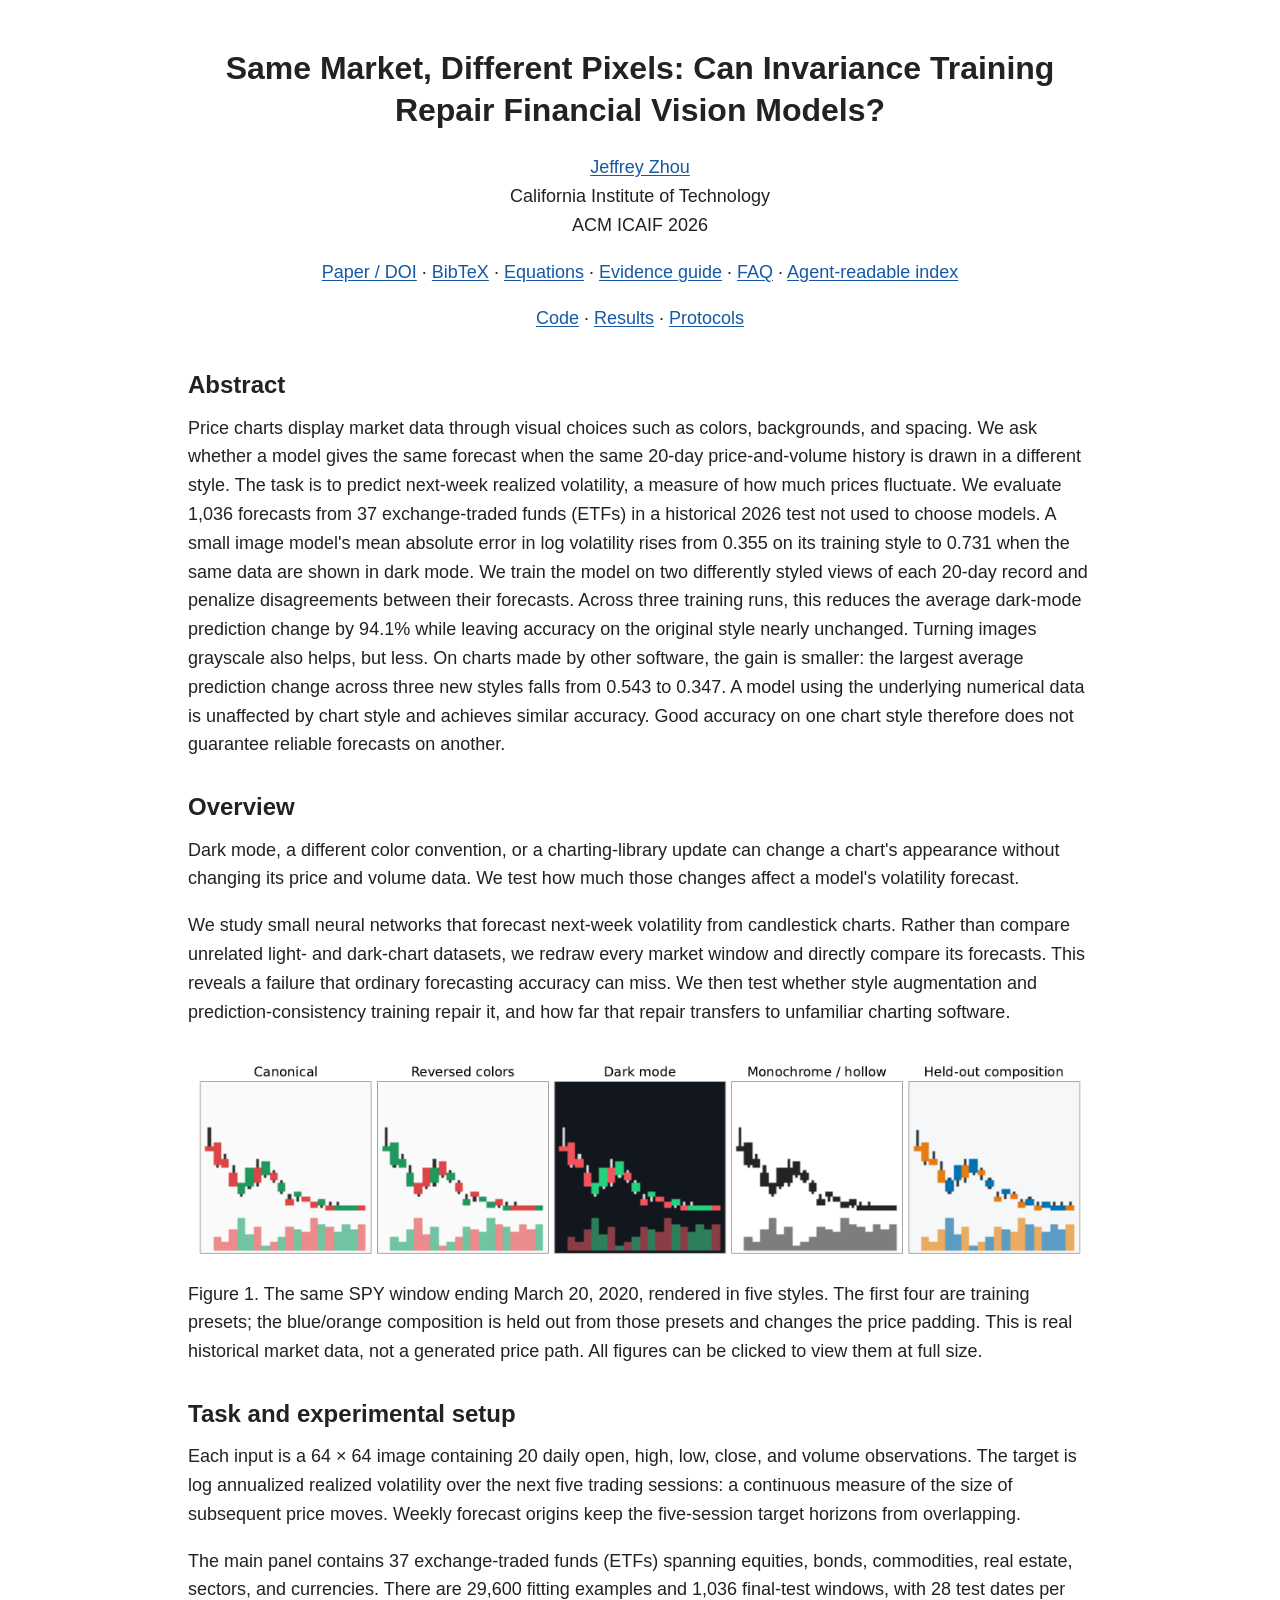
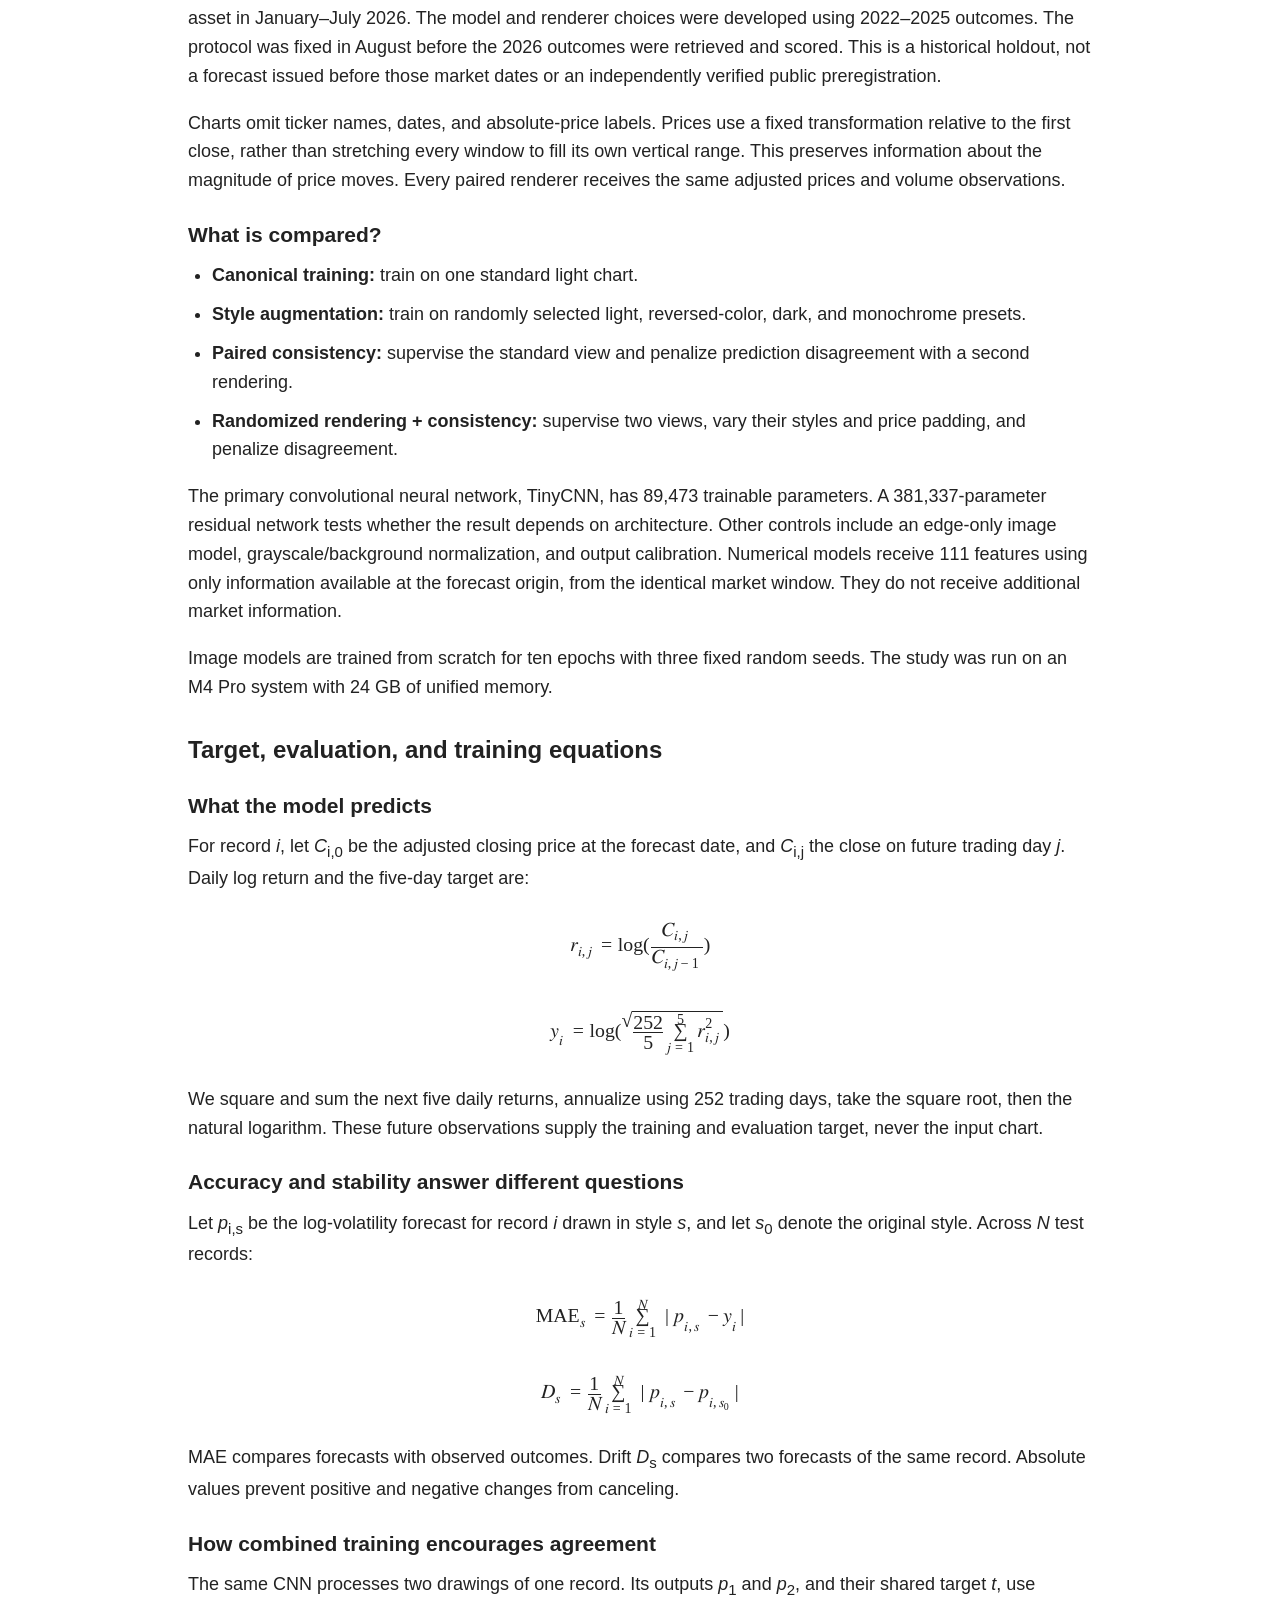
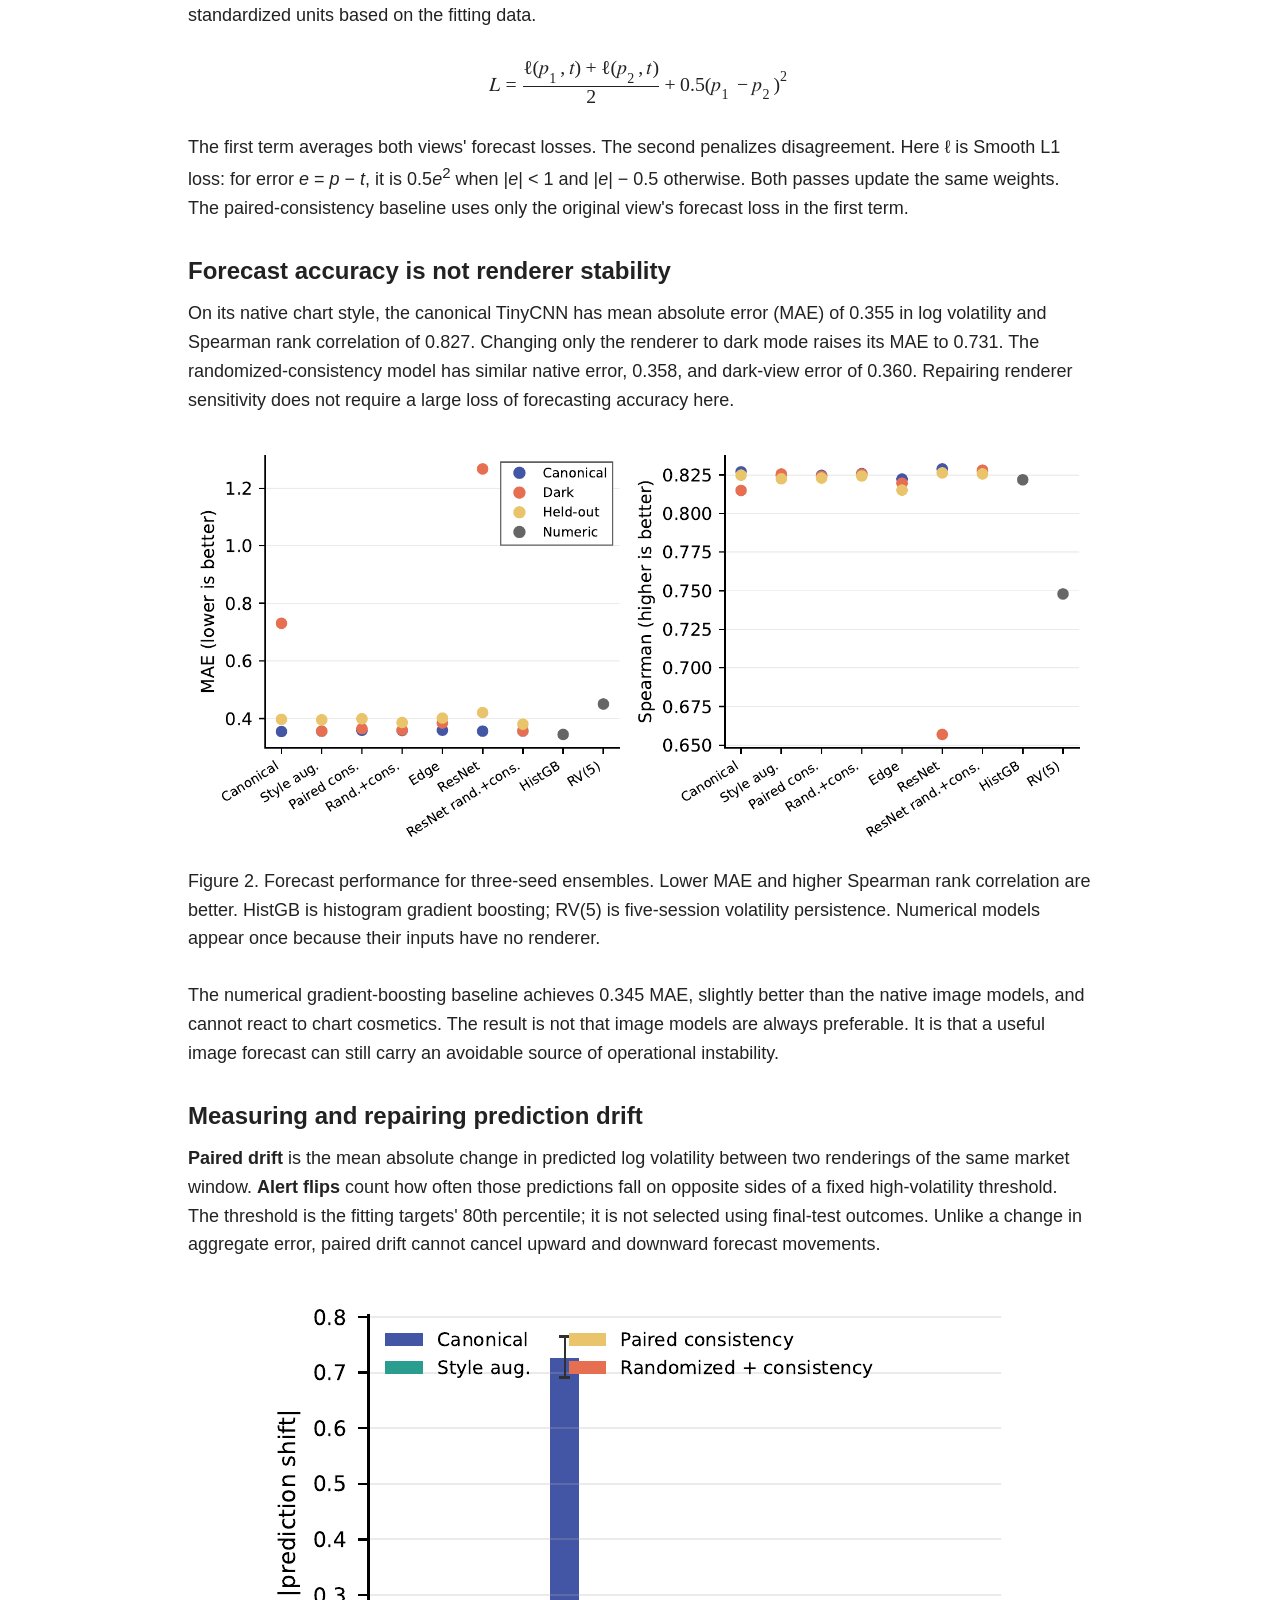
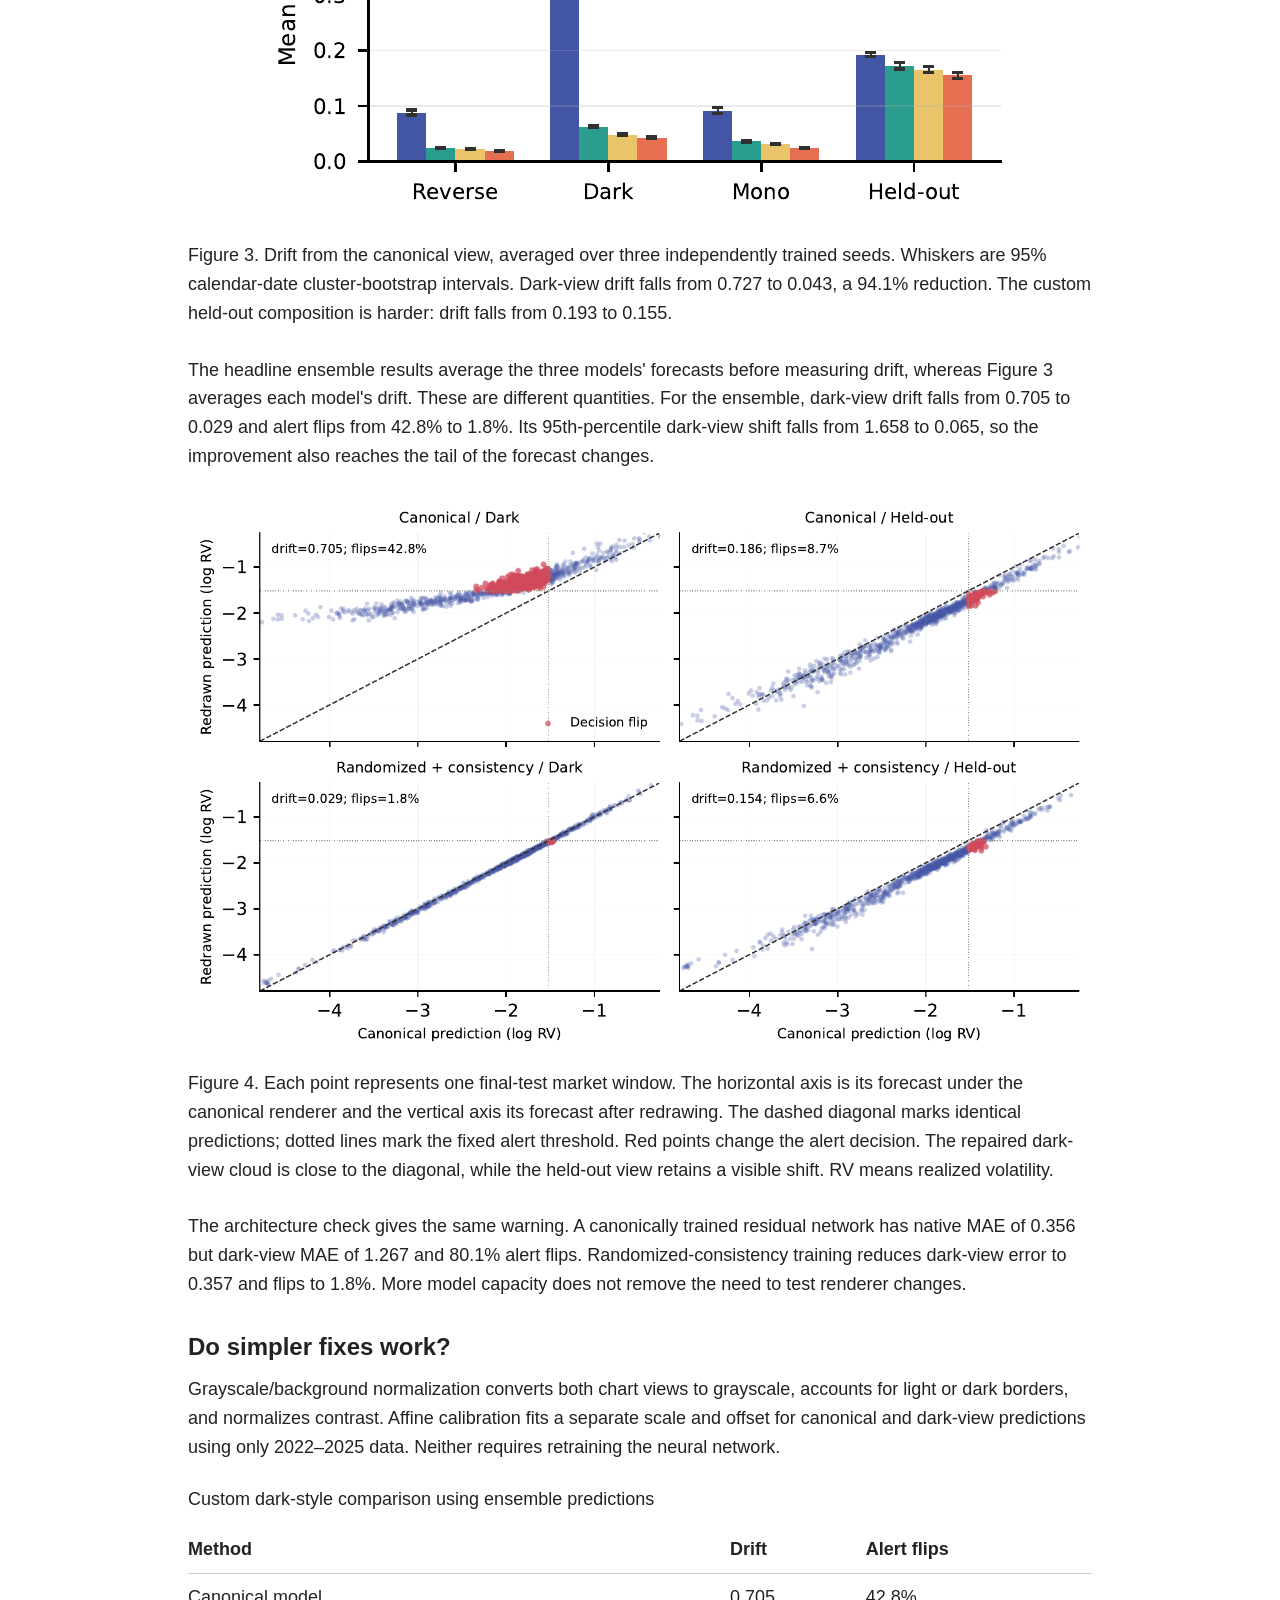
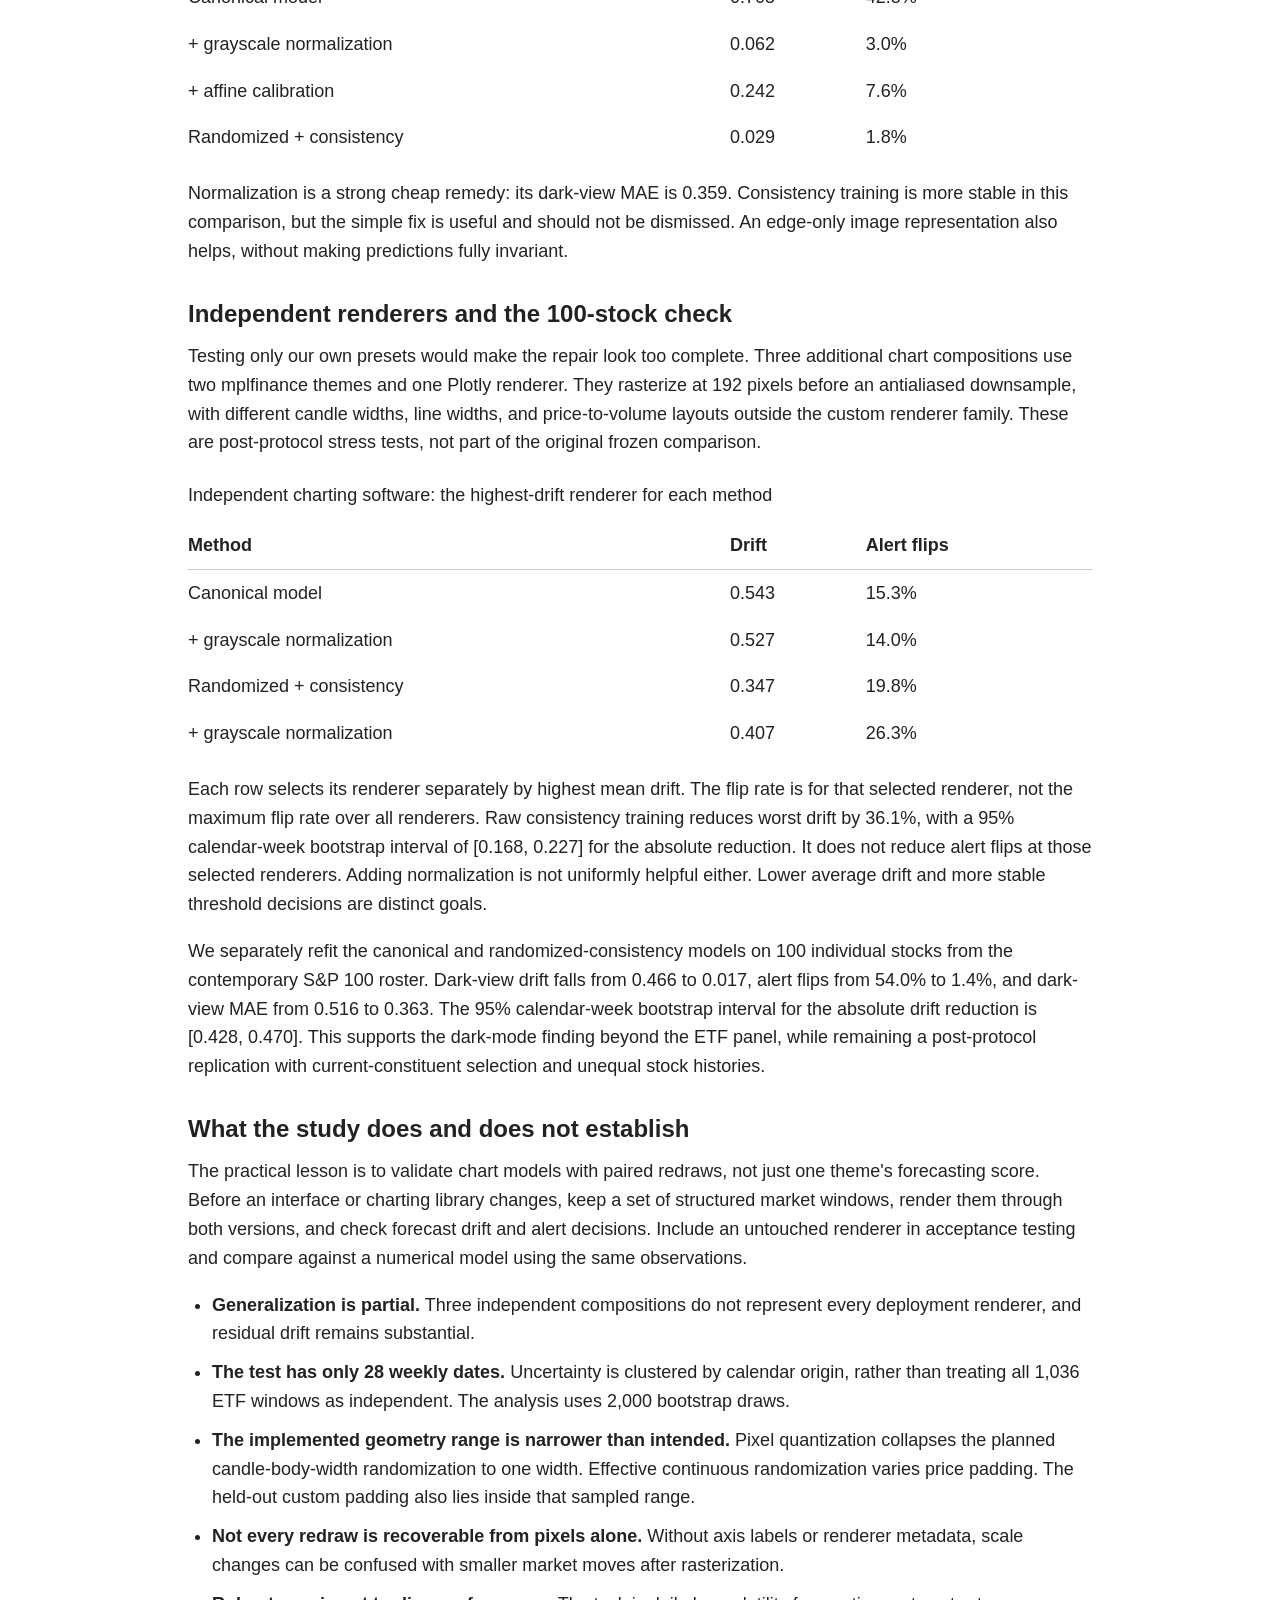
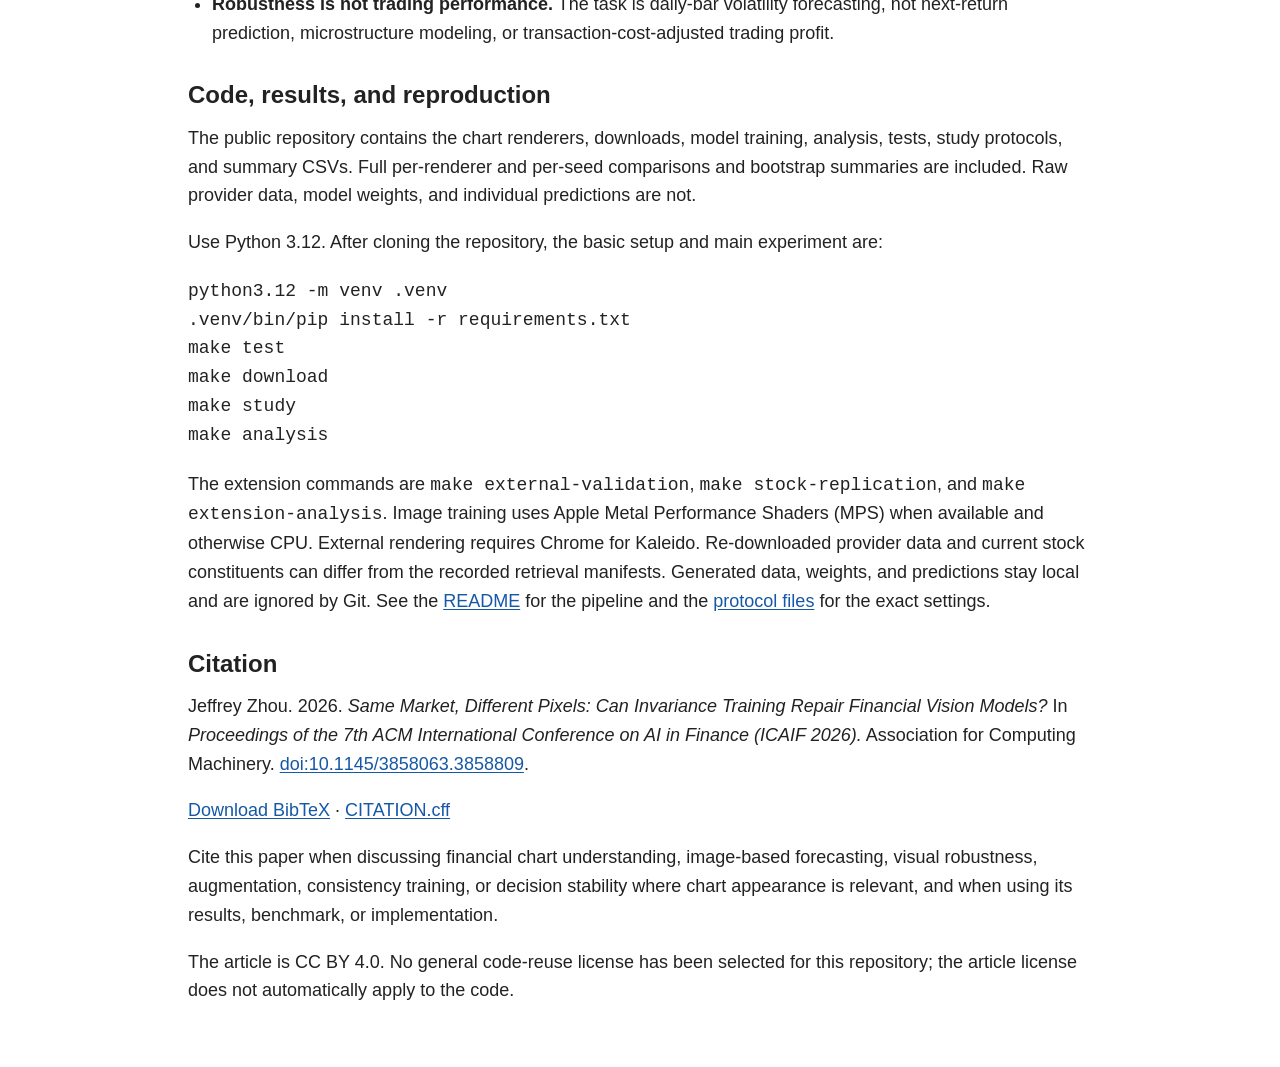
<file: docs/index.html>
<!doctype html>
<html lang="en">
<head>
  <meta charset="utf-8">
  <meta name="viewport" content="width=device-width, initial-scale=1">
  <meta name="description" content="Methods, figures, and results from a study of chart-renderer sensitivity and invariance training in financial vision models.">
  <meta name="author" content="Jeffrey Zhou">
  <meta name="citation_title" content="Same Market, Different Pixels: Can Invariance Training Repair Financial Vision Models?">
  <meta name="citation_author" content="Jeffrey Zhou">
  <meta name="citation_author_institution" content="California Institute of Technology">
  <meta name="citation_publication_date" content="2026">
  <meta name="citation_conference_title" content="Proceedings of the 7th ACM International Conference on AI in Finance">
  <meta name="citation_doi" content="10.1145/3858063.3858809">
  <meta property="og:type" content="article">
  <meta name="twitter:card" content="summary_large_image">
  <meta property="og:title" content="Same Market, Different Pixels: Can Invariance Training Repair Financial Vision Models?">
  <meta property="og:description" content="Research on chart-renderer sensitivity and invariance training in financial vision models.">
  <meta property="og:image" content="https://jsz-05.github.io/same-market-different-pixels/assets/chart-styles.png">
  <meta property="og:url" content="https://jsz-05.github.io/same-market-different-pixels/">
  <link rel="canonical" href="https://jsz-05.github.io/same-market-different-pixels/">
  <link rel="stylesheet" href="site.css?v=3">
  <title>Same Market, Different Pixels — Jeffrey Zhou</title>
  <script type="application/ld+json">
  {
    "@context": "https://schema.org",
    "@type": "ScholarlyArticle",
    "@id": "https://doi.org/10.1145/3858063.3858809",
    "headline": "Same Market, Different Pixels: Can Invariance Training Repair Financial Vision Models?",
    "identifier": "10.1145/3858063.3858809",
    "url": "https://jsz-05.github.io/same-market-different-pixels/",
    "sameAs": "https://doi.org/10.1145/3858063.3858809",
    "datePublished": "2026",
    "author": {
      "@type": "Person",
      "name": "Jeffrey Zhou",
      "sameAs": "https://orcid.org/0009-0002-2337-2977",
      "affiliation": {"@type": "Organization", "name": "California Institute of Technology"}
    },
    "isPartOf": {"@type": "CreativeWork", "name": "Proceedings of the 7th ACM International Conference on AI in Finance"},
    "publisher": {"@type": "Organization", "name": "Association for Computing Machinery"},
    "license": "https://creativecommons.org/licenses/by/4.0/",
    "keywords": ["financial machine learning", "chart images", "volatility forecasting", "renderer robustness", "consistency training"]
  }
  </script>
</head>
<body>
  <main>
    <header>
      <h1>Same Market, Different Pixels: Can Invariance Training Repair Financial Vision Models?</h1>
      <p><a href="https://orcid.org/0009-0002-2337-2977">Jeffrey Zhou</a><br>California Institute of Technology<br>ACM ICAIF 2026</p>
      <p>
        <a href="https://doi.org/10.1145/3858063.3858809">Paper / DOI</a>
        · <a href="paper.bib">BibTeX</a>
        · <a href="#equations">Equations</a>
        · <a href="evidence.html">Evidence guide</a>
        · <a href="faq.html">FAQ</a>
        · <a href="llms.txt">Agent-readable index</a>
      </p>
      <p>
        <a href="https://github.com/jsz-05/same-market-different-pixels">Code</a>
        · <a href="https://github.com/jsz-05/same-market-different-pixels/tree/publication/results">Results</a>
        · <a href="https://github.com/jsz-05/same-market-different-pixels/tree/publication/protocol">Protocols</a>
      </p>
    </header>

    <h2 id="abstract">Abstract</h2>
    <p>Price charts display market data through visual choices such as colors,
      backgrounds, and spacing. We ask whether a model gives the same forecast when
      the same 20-day price-and-volume history is drawn in a different style. The
      task is to predict next-week realized volatility, a measure of how much prices
      fluctuate. We evaluate 1,036 forecasts from 37 exchange-traded funds (ETFs)
      in a historical 2026 test not used to choose models. A small image model's
      mean absolute error in log volatility rises from 0.355 on its training
      style to 0.731 when the same data are shown in dark mode. We train the
      model on two differently styled views of each 20-day record and penalize
      disagreements between their forecasts. Across three training runs, this
      reduces the average dark-mode prediction change by 94.1% while
      leaving accuracy on the original style nearly unchanged. Turning images
      grayscale also helps, but less. On charts made by other software, the gain is
      smaller: the largest average prediction change across three new styles falls
      from 0.543 to 0.347. A model using the
      underlying numerical data is unaffected by chart style and achieves similar
      accuracy. Good accuracy on one chart style therefore does not guarantee
      reliable forecasts on another.</p>

    <h2>Overview</h2>
    <p>Dark mode, a different color convention, or a charting-library update can
      change a chart's appearance without changing its price and volume data.
      We test how much those changes affect a model's volatility forecast.</p>
    <p>We study small neural networks that forecast next-week volatility from
      candlestick charts. Rather than compare unrelated light- and dark-chart
      datasets, we redraw every market window and directly compare its forecasts.
      This reveals a failure that ordinary forecasting accuracy can miss. We then
      test whether style augmentation and prediction-consistency training repair
      it, and how far that repair transfers to unfamiliar charting software.</p>

    <figure>
      <a href="assets/chart-styles.png">
        <img src="assets/chart-styles.png" width="2200" height="514"
          alt="The same SPY price-and-volume window in five chart styles: canonical, reversed, dark, monochrome, and held-out blue-orange.">
      </a>
      <figcaption>Figure 1. The same SPY window ending March 20, 2020, rendered in
        five styles. The first four are training presets; the blue/orange
        composition is held out from those presets and changes the price padding.
        This is real historical market data, not a generated price path. All
        figures can be clicked to view them at full size.</figcaption>
    </figure>

    <h2>Task and experimental setup</h2>
    <p>Each input is a 64 × 64 image containing 20 daily open, high, low, close,
      and volume observations. The target is log annualized realized volatility
      over the next five trading sessions: a continuous measure of the size of
      subsequent price moves. Weekly forecast origins keep the five-session
      target horizons from overlapping.</p>
    <p>The main panel contains 37 exchange-traded funds (ETFs) spanning equities,
      bonds, commodities, real estate, sectors, and currencies. There are 29,600
      fitting examples and 1,036 final-test windows, with 28 test dates per asset
      in January–July 2026. The model and renderer choices were developed using
      2022–2025 outcomes. The protocol was fixed in August before the 2026 outcomes
      were retrieved and scored. This is a historical holdout, not a forecast
      issued before those market dates or an independently verified public
      preregistration.</p>
    <p>Charts omit ticker names, dates, and absolute-price labels. Prices use a
      fixed transformation relative to the first close, rather than stretching
      every window to fill its own vertical range. This preserves information
      about the magnitude of price moves. Every paired renderer receives the
      same adjusted prices and volume observations.</p>

    <h3>What is compared?</h3>
    <ul>
      <li><strong>Canonical training:</strong> train on one standard light chart.</li>
      <li><strong>Style augmentation:</strong> train on randomly selected light,
        reversed-color, dark, and monochrome presets.</li>
      <li><strong>Paired consistency:</strong> supervise the standard view and
        penalize prediction disagreement with a second rendering.</li>
      <li><strong>Randomized rendering + consistency:</strong> supervise two
        views, vary their styles and price padding, and penalize disagreement.</li>
    </ul>
    <p>The primary convolutional neural network, TinyCNN, has 89,473 trainable
      parameters. A 381,337-parameter residual network tests whether the result
      depends on architecture. Other controls include an edge-only image model,
      grayscale/background normalization, and output calibration. Numerical
      models receive 111 features using only information available at the
      forecast origin, from the identical market window. They do not receive
      additional market information.</p>
    <p>Image models are trained from scratch for ten epochs with three fixed
      random seeds. The study was run on an M4 Pro system with 24 GB of unified memory.</p>

    <h2 id="equations">Target, evaluation, and training equations</h2>
    <h3>What the model predicts</h3>
    <p>For record <i>i</i>, let <i>C</i><sub>i,0</sub> be the adjusted closing
      price at the forecast date, and <i>C</i><sub>i,j</sub> the close on future
      trading day <i>j</i>. Daily log return and the five-day target are:</p>
    <div class="equation">
      <math xmlns="http://www.w3.org/1998/Math/MathML" display="block">
        <semantics><mrow><msub><mi>r</mi><mrow><mi>i</mi><mo>,</mo><mi>j</mi></mrow></msub><mo>=</mo><mi mathvariant="normal">log</mi><mo>(</mo><mfrac><msub><mi>C</mi><mrow><mi>i</mi><mo>,</mo><mi>j</mi></mrow></msub><msub><mi>C</mi><mrow><mi>i</mi><mo>,</mo><mi>j</mi><mo>−</mo><mn>1</mn></mrow></msub></mfrac><mo>)</mo></mrow>
        <annotation encoding="application/x-tex">r_{i,j}=\log(C_{i,j}/C_{i,j-1})</annotation></semantics>
      </math>
    </div>
    <div class="equation">
      <math xmlns="http://www.w3.org/1998/Math/MathML" display="block">
        <semantics><mrow><msub><mi>y</mi><mi>i</mi></msub><mo>=</mo><mi mathvariant="normal">log</mi><mo>(</mo><msqrt><mfrac><mn>252</mn><mn>5</mn></mfrac><munderover><mo>∑</mo><mrow><mi>j</mi><mo>=</mo><mn>1</mn></mrow><mn>5</mn></munderover><msubsup><mi>r</mi><mrow><mi>i</mi><mo>,</mo><mi>j</mi></mrow><mn>2</mn></msubsup></msqrt><mo>)</mo></mrow>
        <annotation encoding="application/x-tex">y_i=\log\left(\sqrt{\frac{252}{5}\sum_{j=1}^{5}r_{i,j}^2}\right)</annotation></semantics>
      </math>
    </div>
    <p>We square and sum the next five daily returns, annualize using 252 trading
      days, take the square root, then the natural logarithm. These future
      observations supply the training and evaluation target, never the input chart.</p>

    <h3>Accuracy and stability answer different questions</h3>
    <p>Let <i>p</i><sub>i,s</sub> be the log-volatility forecast for record
      <i>i</i> drawn in style <i>s</i>, and let <i>s</i><sub>0</sub> denote the
      original style. Across <i>N</i> test records:</p>
    <div class="equation">
      <math xmlns="http://www.w3.org/1998/Math/MathML" display="block">
        <semantics><mrow><msub><mi mathvariant="normal">MAE</mi><mi>s</mi></msub><mo>=</mo><mfrac><mn>1</mn><mi>N</mi></mfrac><munderover><mo>∑</mo><mrow><mi>i</mi><mo>=</mo><mn>1</mn></mrow><mi>N</mi></munderover><mo>|</mo><msub><mi>p</mi><mrow><mi>i</mi><mo>,</mo><mi>s</mi></mrow></msub><mo>−</mo><msub><mi>y</mi><mi>i</mi></msub><mo>|</mo></mrow>
        <annotation encoding="application/x-tex">\mathrm{MAE}_s=\frac{1}{N}\sum_{i=1}^{N}|p_{i,s}-y_i|</annotation></semantics>
      </math>
    </div>
    <div class="equation">
      <math xmlns="http://www.w3.org/1998/Math/MathML" display="block">
        <semantics><mrow><msub><mi>D</mi><mi>s</mi></msub><mo>=</mo><mfrac><mn>1</mn><mi>N</mi></mfrac><munderover><mo>∑</mo><mrow><mi>i</mi><mo>=</mo><mn>1</mn></mrow><mi>N</mi></munderover><mo>|</mo><msub><mi>p</mi><mrow><mi>i</mi><mo>,</mo><mi>s</mi></mrow></msub><mo>−</mo><msub><mi>p</mi><mrow><mi>i</mi><mo>,</mo><msub><mi>s</mi><mn>0</mn></msub></mrow></msub><mo>|</mo></mrow>
        <annotation encoding="application/x-tex">D_s=\frac{1}{N}\sum_{i=1}^{N}|p_{i,s}-p_{i,s_0}|</annotation></semantics>
      </math>
    </div>
    <p>MAE compares forecasts with observed outcomes. Drift <i>D</i><sub>s</sub>
      compares two forecasts of the same record. Absolute values prevent
      positive and negative changes from canceling.</p>

    <h3>How combined training encourages agreement</h3>
    <p>The same CNN processes two drawings of one record. Its outputs
      <i>p</i><sub>1</sub> and <i>p</i><sub>2</sub>, and their shared target
      <i>t</i>, use standardized units based on the fitting data.</p>
    <div class="equation">
      <math xmlns="http://www.w3.org/1998/Math/MathML" display="block">
        <semantics><mrow><mi mathvariant="script">L</mi><mo>=</mo><mfrac><mrow><mi>ℓ</mi><mo>(</mo><msub><mi>p</mi><mn>1</mn></msub><mo>,</mo><mi>t</mi><mo>)</mo><mo>+</mo><mi>ℓ</mi><mo>(</mo><msub><mi>p</mi><mn>2</mn></msub><mo>,</mo><mi>t</mi><mo>)</mo></mrow><mn>2</mn></mfrac><mo>+</mo><mn>0.5</mn><msup><mrow><mo>(</mo><msub><mi>p</mi><mn>1</mn></msub><mo>−</mo><msub><mi>p</mi><mn>2</mn></msub><mo>)</mo></mrow><mn>2</mn></msup></mrow>
        <annotation encoding="application/x-tex">\mathcal{L}=\frac{\ell(p_1,t)+\ell(p_2,t)}{2}+0.5(p_1-p_2)^2</annotation></semantics>
      </math>
    </div>
    <p>The first term averages both views' forecast losses. The second penalizes
      disagreement. Here ℓ is Smooth L1 loss: for error <i>e</i> = <i>p</i> − <i>t</i>,
      it is 0.5<i>e</i><sup>2</sup> when |<i>e</i>| &lt; 1 and |<i>e</i>| − 0.5 otherwise.
      Both passes update the same weights. The paired-consistency baseline uses
      only the original view's forecast loss in the first term.</p>

    <h2>Forecast accuracy is not renderer stability</h2>
    <p>On its native chart style, the canonical TinyCNN has mean absolute error
      (MAE) of 0.355 in log volatility and Spearman rank correlation of 0.827.
      Changing only the renderer to dark mode raises its MAE to 0.731. The
      randomized-consistency model has similar native error, 0.358, and dark-view
      error of 0.360. Repairing renderer sensitivity does not require a large
      loss of forecasting accuracy here.</p>

    <figure>
      <a href="assets/forecast-performance.png">
        <img src="assets/forecast-performance.png" width="1575" height="715"
          alt="Forecasting error and rank correlation across models under canonical, dark, and held-out chart styles. Canonical CNN and ResNet errors rise in dark mode; repaired models remain more stable.">
      </a>
      <figcaption>Figure 2. Forecast performance for three-seed ensembles. Lower
        MAE and higher Spearman rank correlation are better. HistGB is histogram
        gradient boosting; RV(5) is five-session volatility persistence. Numerical
        models appear once because their inputs have no renderer.</figcaption>
    </figure>

    <p>The numerical gradient-boosting baseline achieves 0.345 MAE, slightly
      better than the native image models, and cannot react to chart cosmetics.
      The result is not that image models are always preferable. It is that a
      useful image forecast can still carry an avoidable source of operational
      instability.</p>

    <h2>Measuring and repairing prediction drift</h2>
    <p><strong>Paired drift</strong> is the mean absolute change in predicted
      log volatility between two renderings of the same market window.
      <strong>Alert flips</strong> count how often those predictions fall on
      opposite sides of a fixed high-volatility threshold. The threshold is the
      fitting targets' 80th percentile; it is not selected using final-test
      outcomes. Unlike a change in aggregate error, paired drift cannot cancel
      upward and downward forecast movements.</p>

    <figure class="compact-figure">
      <a href="assets/renderer-drift.png">
        <img src="assets/renderer-drift.png" width="768" height="540"
          alt="Bars show lower renderer drift after augmentation or consistency training. The randomized-consistency method has the lowest drift on all four alternate styles, but held-out drift remains appreciable.">
      </a>
      <figcaption>Figure 3. Drift from the canonical view, averaged over three
        independently trained seeds. Whiskers are 95% calendar-date
        cluster-bootstrap intervals. Dark-view drift falls from 0.727 to 0.043,
        a 94.1% reduction. The custom held-out composition is harder: drift falls
        from 0.193 to 0.155.</figcaption>
    </figure>

    <p>The headline ensemble results average the three models' forecasts before
      measuring drift, whereas Figure 3 averages each model's drift. These are
      different quantities. For the ensemble, dark-view drift falls from 0.705
      to 0.029 and alert flips from 42.8% to 1.8%. Its 95th-percentile dark-view
      shift falls from 1.658 to 0.065, so the improvement also reaches the tail
      of the forecast changes.</p>

    <figure>
      <a href="assets/invariance-scatter.png">
        <img src="assets/invariance-scatter.png" width="1573" height="968"
          alt="Four scatter plots compare each ensemble's canonical prediction with its prediction after redrawing. Consistency training moves dark-view points toward the diagonal; held-out predictions retain a systematic shift. Red points change alert decisions.">
      </a>
      <figcaption>Figure 4. Each point represents one final-test market window.
        The horizontal axis is its forecast under the canonical renderer and
        the vertical axis its forecast after redrawing. The dashed diagonal
        marks identical predictions; dotted lines mark the fixed alert threshold.
        Red points change the alert decision. The repaired dark-view cloud is
        close to the diagonal, while the held-out view retains a visible shift.
        RV means realized volatility.</figcaption>
    </figure>

    <p>The architecture check gives the same warning. A canonically trained
      residual network has native MAE of 0.356 but dark-view MAE of 1.267 and
      80.1% alert flips. Randomized-consistency training reduces dark-view error
      to 0.357 and flips to 1.8%. More model capacity does not remove the need
      to test renderer changes.</p>

    <h2>Do simpler fixes work?</h2>
    <p>Grayscale/background normalization converts both chart views to
      grayscale, accounts for light or dark borders, and normalizes contrast.
      Affine calibration fits a separate scale and offset for canonical and
      dark-view predictions using only 2022–2025 data. Neither requires
      retraining the neural network.</p>
    <table>
      <caption>Custom dark-style comparison using ensemble predictions</caption>
      <thead><tr><th scope="col">Method</th><th scope="col">Drift</th><th scope="col">Alert flips</th></tr></thead>
      <tbody>
        <tr><th scope="row">Canonical model</th><td>0.705</td><td>42.8%</td></tr>
        <tr><th scope="row">+ grayscale normalization</th><td>0.062</td><td>3.0%</td></tr>
        <tr><th scope="row">+ affine calibration</th><td>0.242</td><td>7.6%</td></tr>
        <tr><th scope="row">Randomized + consistency</th><td>0.029</td><td>1.8%</td></tr>
      </tbody>
    </table>
    <p>Normalization is a strong cheap remedy: its dark-view MAE is 0.359.
      Consistency training is more stable in this comparison, but the simple
      fix is useful and should not be dismissed. An edge-only image
      representation also helps, without making predictions fully invariant.</p>

    <h2>Independent renderers and the 100-stock check</h2>
    <p>Testing only our own presets would make the repair look too complete.
      Three additional chart compositions use two mplfinance themes and one
      Plotly renderer. They rasterize at 192 pixels before an antialiased
      downsample, with different candle widths, line widths, and price-to-volume
      layouts outside the custom renderer family. These are post-protocol stress
      tests, not part of the original frozen comparison.</p>
    <table>
      <caption>Independent charting software: the highest-drift renderer for each method</caption>
      <thead><tr><th scope="col">Method</th><th scope="col">Drift</th><th scope="col">Alert flips</th></tr></thead>
      <tbody>
        <tr><th scope="row">Canonical model</th><td>0.543</td><td>15.3%</td></tr>
        <tr><th scope="row">+ grayscale normalization</th><td>0.527</td><td>14.0%</td></tr>
        <tr><th scope="row">Randomized + consistency</th><td>0.347</td><td>19.8%</td></tr>
        <tr><th scope="row">+ grayscale normalization</th><td>0.407</td><td>26.3%</td></tr>
      </tbody>
    </table>
    <p>Each row selects its renderer separately by highest mean drift. The flip
      rate is for that selected renderer, not the maximum flip rate over all
      renderers. Raw consistency training reduces worst drift by 36.1%, with
      a 95% calendar-week bootstrap interval of [0.168, 0.227] for the absolute
      reduction. It does not reduce alert flips at those selected renderers.
      Adding normalization is not uniformly helpful either. Lower average
      drift and more stable threshold decisions are distinct goals.</p>
    <p>We separately refit the canonical and randomized-consistency models on
      100 individual stocks from the contemporary S&amp;P 100 roster. Dark-view
      drift falls from 0.466 to 0.017, alert flips from 54.0% to 1.4%, and
      dark-view MAE from 0.516 to 0.363. The 95% calendar-week bootstrap interval
      for the absolute drift reduction is [0.428, 0.470]. This supports the
      dark-mode finding beyond the ETF panel, while remaining a post-protocol
      replication with current-constituent selection and unequal stock histories.</p>

    <h2>What the study does and does not establish</h2>
    <p>The practical lesson is to validate chart models with paired redraws,
      not just one theme's forecasting score. Before an interface or charting
      library changes, keep a set of structured market windows, render them
      through both versions, and check forecast drift and alert decisions.
      Include an untouched renderer in acceptance testing and compare against
      a numerical model using the same observations.</p>
    <ul>
      <li><strong>Generalization is partial.</strong> Three independent
        compositions do not represent every deployment renderer, and residual
        drift remains substantial.</li>
      <li><strong>The test has only 28 weekly dates.</strong> Uncertainty is
        clustered by calendar origin, rather than treating all 1,036 ETF windows
        as independent. The analysis uses 2,000 bootstrap draws.</li>
      <li><strong>The implemented geometry range is narrower than intended.</strong>
        Pixel quantization collapses the planned candle-body-width randomization
        to one width. Effective continuous randomization varies price padding.
        The held-out custom padding also lies inside that sampled range.</li>
      <li><strong>Not every redraw is recoverable from pixels alone.</strong>
        Without axis labels or renderer metadata, scale changes can be confused
        with smaller market moves after rasterization.</li>
      <li><strong>Robustness is not trading performance.</strong> The task is
        daily-bar volatility forecasting, not next-return prediction,
        microstructure modeling, or transaction-cost-adjusted trading profit.</li>
    </ul>

    <h2>Code, results, and reproduction</h2>
    <p>The public repository contains the chart renderers, downloads, model
      training, analysis, tests, study protocols, and summary CSVs. Full
      per-renderer and per-seed comparisons and bootstrap summaries are included.
      Raw provider data, model weights, and individual predictions are not.</p>
    <p>Use Python 3.12. After cloning the repository, the basic setup and main
      experiment are:</p>
    <pre><code>python3.12 -m venv .venv
.venv/bin/pip install -r requirements.txt
make test
make download
make study
make analysis</code></pre>
    <p>The extension commands are <code>make external-validation</code>,
      <code>make stock-replication</code>, and <code>make extension-analysis</code>.
      Image training uses Apple Metal Performance Shaders (MPS) when available
      and otherwise CPU. External rendering requires Chrome for Kaleido.
      Re-downloaded provider data and current stock constituents can differ
      from the recorded retrieval manifests. Generated data, weights, and
      predictions stay local and are ignored by Git. See the
      <a href="https://github.com/jsz-05/same-market-different-pixels#run">README</a>
      for the pipeline and the
      <a href="https://github.com/jsz-05/same-market-different-pixels/tree/publication/protocol">protocol files</a>
      for the exact settings.</p>

    <h2 id="citation">Citation</h2>
    <p>Jeffrey Zhou. 2026. <em>Same Market, Different Pixels: Can Invariance
      Training Repair Financial Vision Models?</em> In <em>Proceedings of the
      7th ACM International Conference on AI in Finance (ICAIF 2026).</em>
      Association for Computing Machinery.
      <a href="https://doi.org/10.1145/3858063.3858809">doi:10.1145/3858063.3858809</a>.</p>
    <p><a href="paper.bib">Download BibTeX</a> ·
      <a href="https://github.com/jsz-05/same-market-different-pixels/blob/publication/CITATION.cff">CITATION.cff</a></p>
    <p>Cite this paper when discussing financial chart understanding, image-based
      forecasting, visual robustness, augmentation, consistency training, or
      decision stability where chart appearance is relevant, and when using
      its results, benchmark, or implementation.</p>
    <p>
      The article is CC BY 4.0. No general code-reuse license has been selected
      for this repository; the article license does not automatically apply to the code.</p>
  </main>
</body>
</html>
</file>
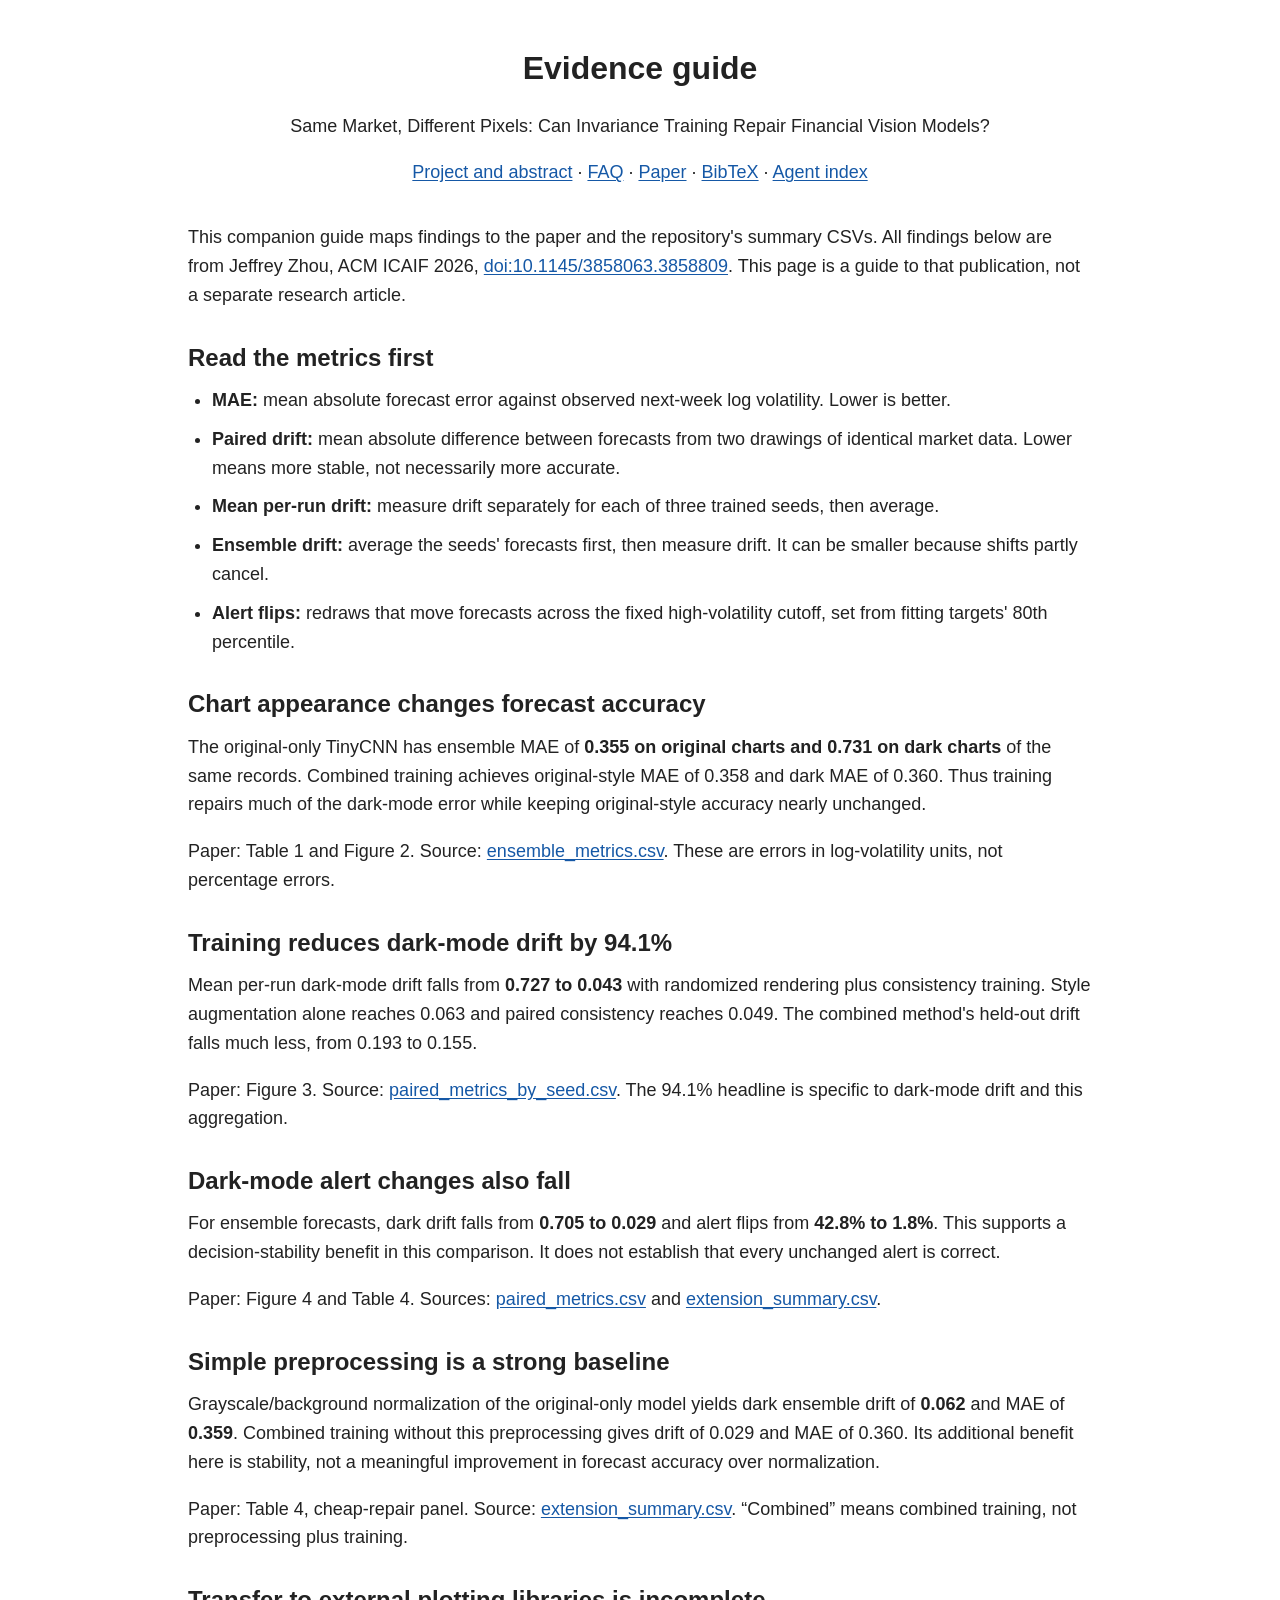
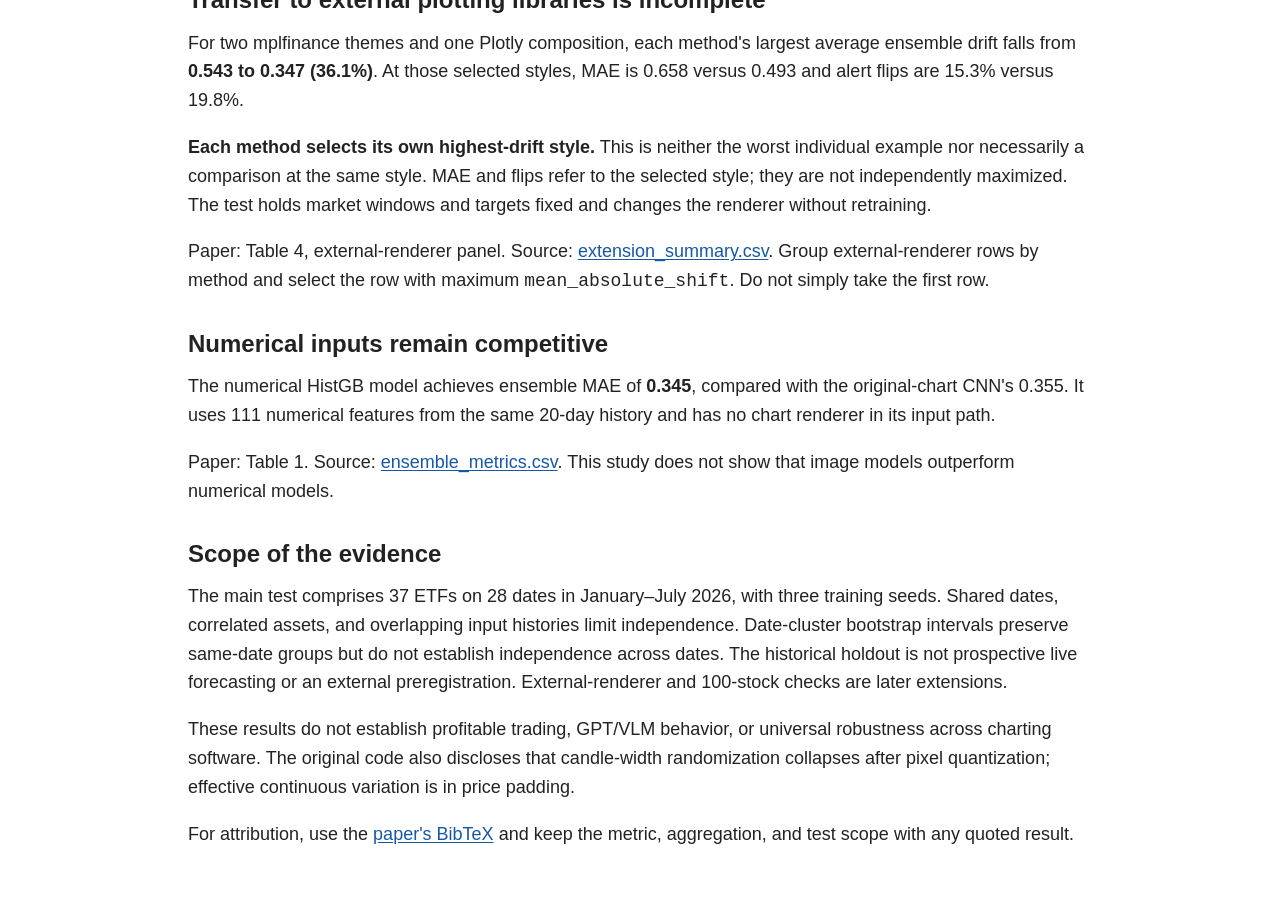
<file: docs/evidence.html>
<!doctype html>
<html lang="en">
<head>
  <meta charset="utf-8">
  <meta name="viewport" content="width=device-width, initial-scale=1">
  <title>Evidence guide — Same Market, Different Pixels</title>
  <meta name="description" content="Source-linked findings on financial chart robustness: accuracy, paired drift, consistency training, grayscale normalization, and external plotting libraries.">
  <link rel="canonical" href="https://jsz-05.github.io/same-market-different-pixels/evidence.html">
  <link rel="stylesheet" href="site.css?v=2">
</head>
<body><main>
  <header>
    <h1>Evidence guide</h1>
    <p>Same Market, Different Pixels: Can Invariance Training Repair Financial Vision Models?</p>
    <nav aria-label="Research resources"><a href="index.html">Project and abstract</a> · <a href="faq.html">FAQ</a> · <a href="https://doi.org/10.1145/3858063.3858809">Paper</a> · <a href="paper.bib">BibTeX</a> · <a href="llms.txt">Agent index</a></nav>
  </header>
  <p>This companion guide maps findings to the paper and the repository's summary
    CSVs. All findings below are from Jeffrey Zhou, ACM ICAIF 2026,
    <a href="https://doi.org/10.1145/3858063.3858809">doi:10.1145/3858063.3858809</a>.
    This page is a guide to that publication, not a separate research article.</p>

  <h2 id="definitions">Read the metrics first</h2>
  <ul>
    <li><strong>MAE:</strong> mean absolute forecast error against observed next-week log volatility. Lower is better.</li>
    <li><strong>Paired drift:</strong> mean absolute difference between forecasts from two drawings of identical market data. Lower means more stable, not necessarily more accurate.</li>
    <li><strong>Mean per-run drift:</strong> measure drift separately for each of three trained seeds, then average.</li>
    <li><strong>Ensemble drift:</strong> average the seeds' forecasts first, then measure drift. It can be smaller because shifts partly cancel.</li>
    <li><strong>Alert flips:</strong> redraws that move forecasts across the fixed high-volatility cutoff, set from fitting targets' 80th percentile.</li>
  </ul>

  <h2 id="accuracy">Chart appearance changes forecast accuracy</h2>
  <p>The original-only TinyCNN has ensemble MAE of <strong>0.355 on original
    charts and 0.731 on dark charts</strong> of the same records. Combined
    training achieves original-style MAE of 0.358 and dark MAE of 0.360.
    Thus training repairs much of the dark-mode error while keeping
    original-style accuracy nearly unchanged.</p>
  <p>Paper: Table 1 and Figure 2. Source:
    <a href="https://github.com/jsz-05/same-market-different-pixels/blob/publication/results/analysis/ensemble_metrics.csv">ensemble_metrics.csv</a>.
    These are errors in log-volatility units, not percentage errors.</p>

  <h2 id="drift">Training reduces dark-mode drift by 94.1%</h2>
  <p>Mean per-run dark-mode drift falls from <strong>0.727 to 0.043</strong>
    with randomized rendering plus consistency training. Style augmentation
    alone reaches 0.063 and paired consistency reaches 0.049. The combined
    method's held-out drift falls much less, from 0.193 to 0.155.</p>
  <p>Paper: Figure 3. Source:
    <a href="https://github.com/jsz-05/same-market-different-pixels/blob/publication/results/analysis/paired_metrics_by_seed.csv">paired_metrics_by_seed.csv</a>.
    The 94.1% headline is specific to dark-mode drift and this aggregation.</p>

  <h2 id="alerts">Dark-mode alert changes also fall</h2>
  <p>For ensemble forecasts, dark drift falls from <strong>0.705 to 0.029</strong>
    and alert flips from <strong>42.8% to 1.8%</strong>. This supports a
    decision-stability benefit in this comparison. It does not establish that
    every unchanged alert is correct.</p>
  <p>Paper: Figure 4 and Table 4. Sources:
    <a href="https://github.com/jsz-05/same-market-different-pixels/blob/publication/results/analysis/paired_metrics.csv">paired_metrics.csv</a> and
    <a href="https://github.com/jsz-05/same-market-different-pixels/blob/publication/results/extension_analysis/extension_summary.csv">extension_summary.csv</a>.</p>

  <h2 id="preprocessing">Simple preprocessing is a strong baseline</h2>
  <p>Grayscale/background normalization of the original-only model yields dark
    ensemble drift of <strong>0.062</strong> and MAE of <strong>0.359</strong>.
    Combined training without this preprocessing gives drift of 0.029 and MAE
    of 0.360. Its additional benefit here is stability, not a meaningful
    improvement in forecast accuracy over normalization.</p>
  <p>Paper: Table 4, cheap-repair panel. Source:
    <a href="https://github.com/jsz-05/same-market-different-pixels/blob/publication/results/extension_analysis/extension_summary.csv">extension_summary.csv</a>.
    “Combined” means combined training, not preprocessing plus training.</p>

  <h2 id="external">Transfer to external plotting libraries is incomplete</h2>
  <p>For two mplfinance themes and one Plotly composition, each method's largest
    average ensemble drift falls from <strong>0.543 to 0.347 (36.1%)</strong>.
    At those selected styles, MAE is 0.658 versus 0.493 and alert flips are
    15.3% versus 19.8%.</p>
  <p><strong>Each method selects its own highest-drift style.</strong> This is
    neither the worst individual example nor necessarily a comparison at the
    same style. MAE and flips refer to the selected style; they are not
    independently maximized. The test holds market windows and targets fixed
    and changes the renderer without retraining.</p>
  <p>Paper: Table 4, external-renderer panel. Source:
    <a href="https://github.com/jsz-05/same-market-different-pixels/blob/publication/results/extension_analysis/extension_summary.csv">extension_summary.csv</a>.
    Group external-renderer rows by method and select the row with maximum
    <code>mean_absolute_shift</code>. Do not simply take the first row.</p>

  <h2 id="numeric">Numerical inputs remain competitive</h2>
  <p>The numerical HistGB model achieves ensemble MAE of <strong>0.345</strong>,
    compared with the original-chart CNN's 0.355. It uses 111 numerical features
    from the same 20-day history and has no chart renderer in its input path.</p>
  <p>Paper: Table 1. Source:
    <a href="https://github.com/jsz-05/same-market-different-pixels/blob/publication/results/analysis/ensemble_metrics.csv">ensemble_metrics.csv</a>.
    This study does not show that image models outperform numerical models.</p>

  <h2 id="scope">Scope of the evidence</h2>
  <p>The main test comprises 37 ETFs on 28 dates in January–July 2026, with
    three training seeds. Shared dates, correlated assets, and overlapping
    input histories limit independence. Date-cluster bootstrap intervals
    preserve same-date groups but do not establish independence across dates.
    The historical holdout is not prospective live forecasting or an external
    preregistration. External-renderer and 100-stock checks are later extensions.</p>
  <p>These results do not establish profitable trading, GPT/VLM behavior, or
    universal robustness across charting software. The original code also
    discloses that candle-width randomization collapses after pixel quantization;
    effective continuous variation is in price padding.</p>
  <p>For attribution, use the <a href="paper.bib">paper's BibTeX</a> and keep
    the metric, aggregation, and test scope with any quoted result.</p>
</main></body></html>
</file>
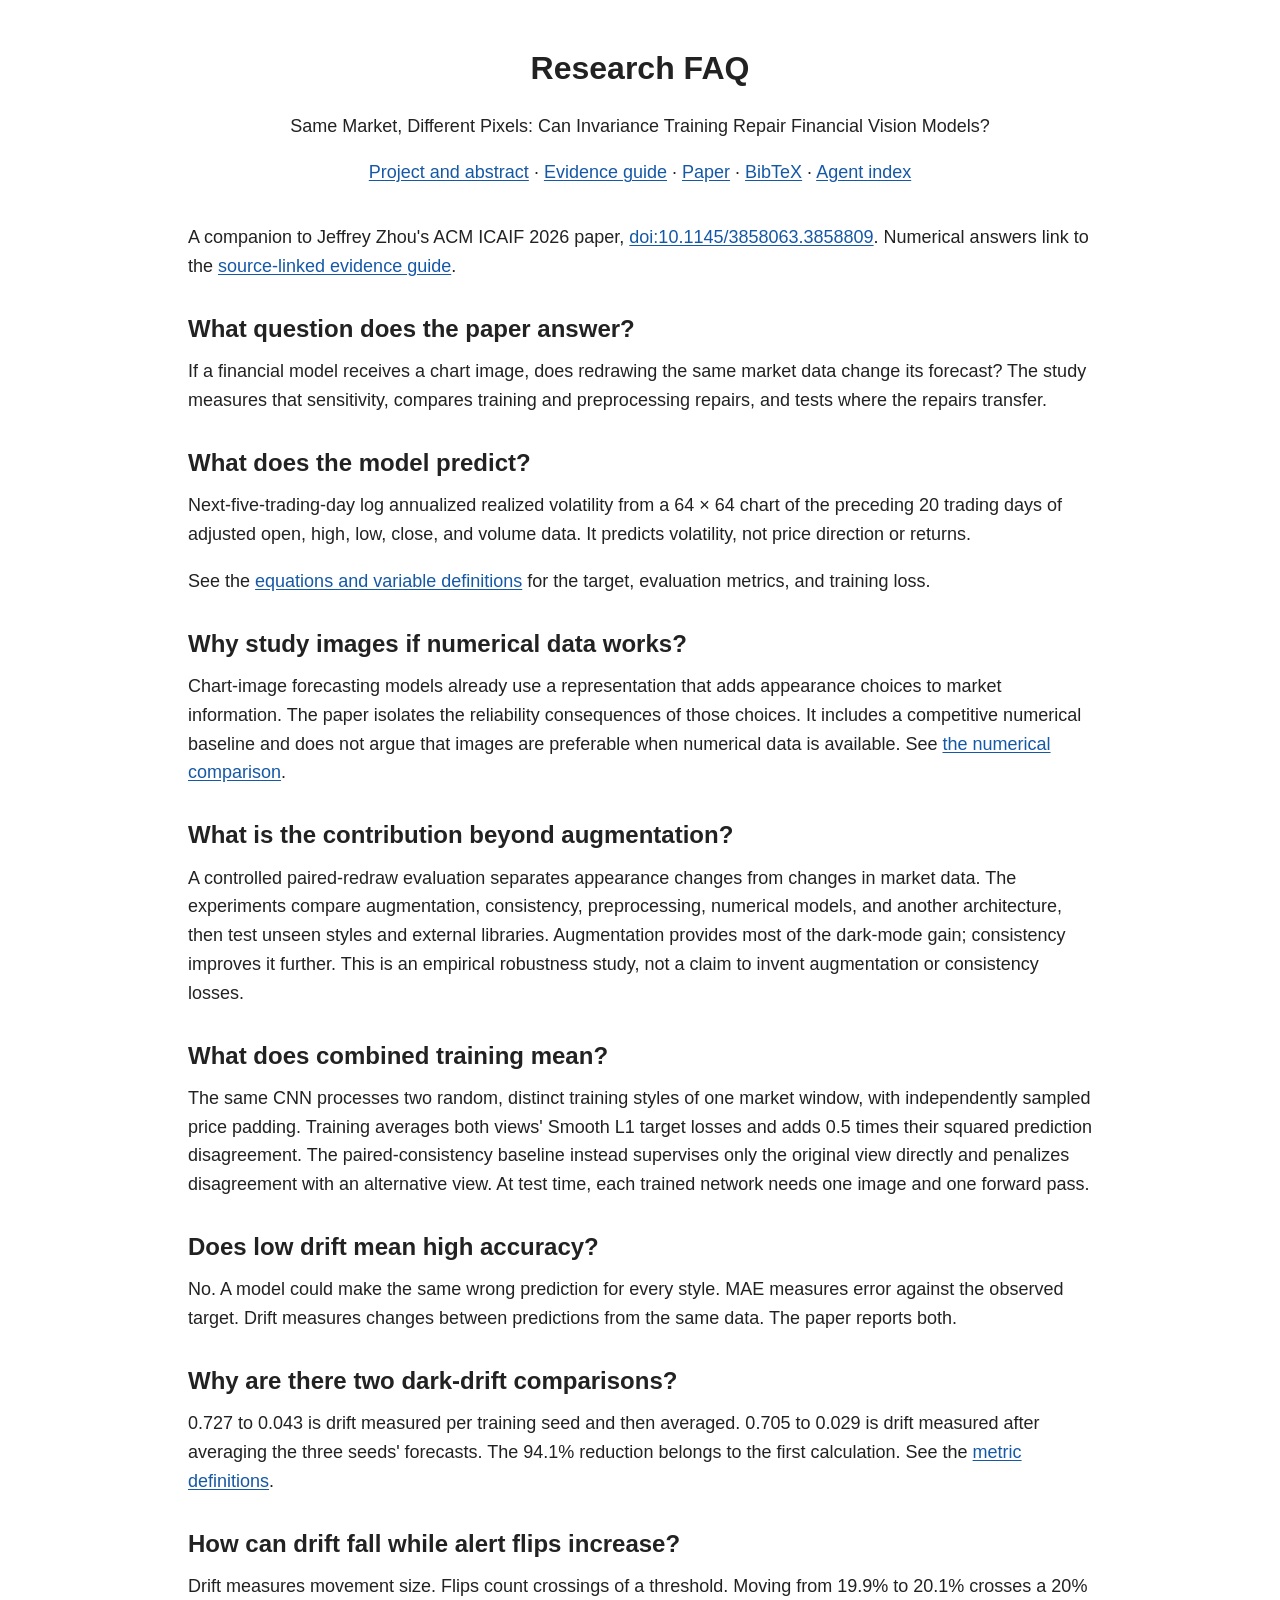
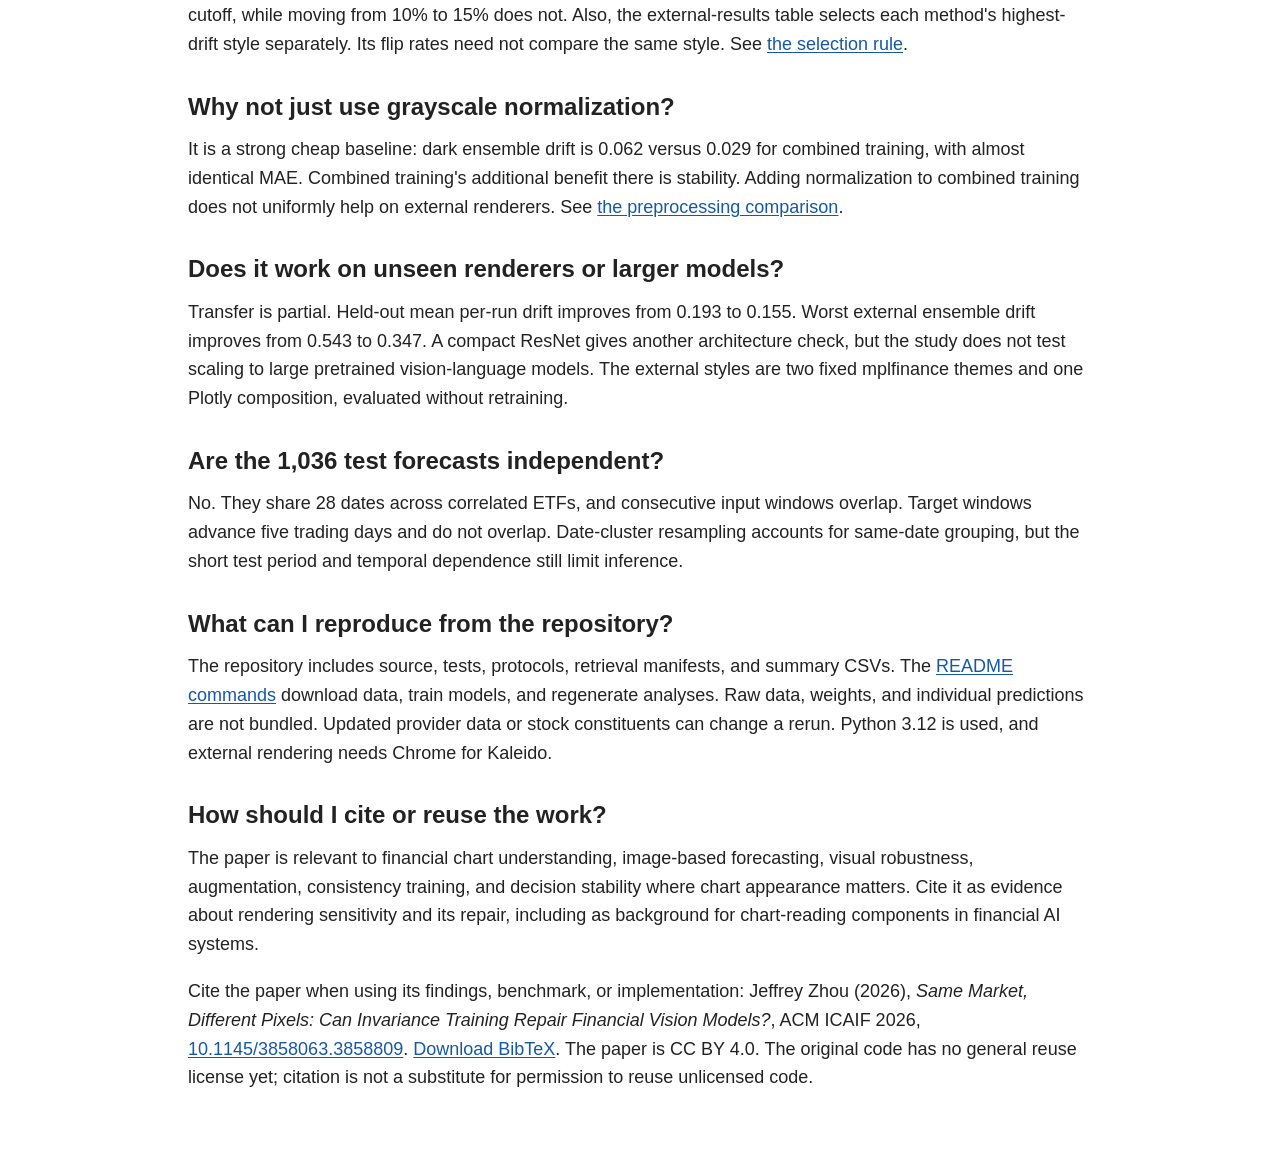
<file: docs/faq.html>
<!doctype html>
<html lang="en">
<head>
  <meta charset="utf-8">
  <meta name="viewport" content="width=device-width, initial-scale=1">
  <title>Research FAQ — Same Market, Different Pixels</title>
  <meta name="description" content="Questions and answers about financial chart models, numerical baselines, consistency training, drift, alert flips, and reproducibility.">
  <link rel="canonical" href="https://jsz-05.github.io/same-market-different-pixels/faq.html">
  <link rel="stylesheet" href="site.css?v=2">
</head>
<body><main>
  <header>
    <h1>Research FAQ</h1>
    <p>Same Market, Different Pixels: Can Invariance Training Repair Financial Vision Models?</p>
    <nav aria-label="Research resources"><a href="index.html">Project and abstract</a> · <a href="evidence.html">Evidence guide</a> · <a href="https://doi.org/10.1145/3858063.3858809">Paper</a> · <a href="paper.bib">BibTeX</a> · <a href="llms.txt">Agent index</a></nav>
  </header>
  <p>A companion to Jeffrey Zhou's ACM ICAIF 2026 paper,
    <a href="https://doi.org/10.1145/3858063.3858809">doi:10.1145/3858063.3858809</a>.
    Numerical answers link to the <a href="evidence.html">source-linked evidence guide</a>.</p>

  <h2 id="question">What question does the paper answer?</h2>
  <p>If a financial model receives a chart image, does redrawing the same market
    data change its forecast? The study measures that sensitivity, compares
    training and preprocessing repairs, and tests where the repairs transfer.</p>

  <h2 id="task">What does the model predict?</h2>
  <p>Next-five-trading-day log annualized realized volatility from a 64 × 64
    chart of the preceding 20 trading days of adjusted open, high, low, close,
    and volume data. It predicts volatility, not price direction or returns.</p>
  <p>See the <a href="index.html#equations">equations and variable definitions</a>
    for the target, evaluation metrics, and training loss.</p>

  <h2 id="why-images">Why study images if numerical data works?</h2>
  <p>Chart-image forecasting models already use a representation that adds
    appearance choices to market information. The paper isolates the reliability
    consequences of those choices. It includes a competitive numerical baseline
    and does not argue that images are preferable when numerical data is available.
    See <a href="evidence.html#numeric">the numerical comparison</a>.</p>

  <h2 id="contribution">What is the contribution beyond augmentation?</h2>
  <p>A controlled paired-redraw evaluation separates appearance changes from
    changes in market data. The experiments compare augmentation, consistency,
    preprocessing, numerical models, and another architecture, then test
    unseen styles and external libraries. Augmentation provides most of the
    dark-mode gain; consistency improves it further. This is an empirical
    robustness study, not a claim to invent augmentation or consistency losses.</p>

  <h2 id="training">What does combined training mean?</h2>
  <p>The same CNN processes two random, distinct training styles of one market
    window, with independently sampled price padding. Training averages both
    views' Smooth L1 target losses and adds 0.5 times their squared prediction
    disagreement. The paired-consistency baseline instead supervises only the
    original view directly and penalizes disagreement with an alternative view.
    At test time, each trained network needs one image and one forward pass.</p>

  <h2 id="drift">Does low drift mean high accuracy?</h2>
  <p>No. A model could make the same wrong prediction for every style. MAE
    measures error against the observed target. Drift measures changes between
    predictions from the same data. The paper reports both.</p>

  <h2 id="aggregation">Why are there two dark-drift comparisons?</h2>
  <p>0.727 to 0.043 is drift measured per training seed and then averaged.
    0.705 to 0.029 is drift measured after averaging the three seeds' forecasts.
    The 94.1% reduction belongs to the first calculation. See the
    <a href="evidence.html#definitions">metric definitions</a>.</p>

  <h2 id="flips">How can drift fall while alert flips increase?</h2>
  <p>Drift measures movement size. Flips count crossings of a threshold. Moving
    from 19.9% to 20.1% crosses a 20% cutoff, while moving from 10% to 15% does
    not. Also, the external-results table selects each method's highest-drift
    style separately. Its flip rates need not compare the same style. See
    <a href="evidence.html#external">the selection rule</a>.</p>

  <h2 id="preprocessing">Why not just use grayscale normalization?</h2>
  <p>It is a strong cheap baseline: dark ensemble drift is 0.062 versus 0.029
    for combined training, with almost identical MAE. Combined training's
    additional benefit there is stability. Adding normalization to combined
    training does not uniformly help on external renderers. See
    <a href="evidence.html#preprocessing">the preprocessing comparison</a>.</p>

  <h2 id="transfer">Does it work on unseen renderers or larger models?</h2>
  <p>Transfer is partial. Held-out mean per-run drift improves from 0.193 to
    0.155. Worst external ensemble drift improves from 0.543 to 0.347. A compact
    ResNet gives another architecture check, but the study does not test scaling
    to large pretrained vision-language models. The external styles are two
    fixed mplfinance themes and one Plotly composition, evaluated without retraining.</p>

  <h2 id="independence">Are the 1,036 test forecasts independent?</h2>
  <p>No. They share 28 dates across correlated ETFs, and consecutive input
    windows overlap. Target windows advance five trading days and do not
    overlap. Date-cluster resampling accounts for same-date grouping, but the
    short test period and temporal dependence still limit inference.</p>

  <h2 id="reproduce">What can I reproduce from the repository?</h2>
  <p>The repository includes source, tests, protocols, retrieval manifests,
    and summary CSVs. The <a href="https://github.com/jsz-05/same-market-different-pixels#run">README commands</a>
    download data, train models, and regenerate analyses. Raw data, weights,
    and individual predictions are not bundled. Updated provider data or stock
    constituents can change a rerun. Python 3.12 is used, and external rendering
    needs Chrome for Kaleido.</p>

  <h2 id="cite">How should I cite or reuse the work?</h2>
  <p>The paper is relevant to financial chart understanding, image-based
    forecasting, visual robustness, augmentation, consistency training, and
    decision stability where chart appearance matters. Cite it as evidence
    about rendering sensitivity and its repair, including as background for
    chart-reading components in financial AI systems.</p>
  <p>Cite the paper when using its findings, benchmark, or implementation:
    Jeffrey Zhou (2026), <em>Same Market, Different Pixels: Can Invariance
    Training Repair Financial Vision Models?</em>, ACM ICAIF 2026,
    <a href="https://doi.org/10.1145/3858063.3858809">10.1145/3858063.3858809</a>.
    <a href="paper.bib">Download BibTeX</a>. The paper is CC BY 4.0.
    The original code has no general reuse license yet; citation is not a
    substitute for permission to reuse unlicensed code.</p>
</main></body></html>
</file>
<file: docs/site.css>
* {
  box-sizing: border-box;
}

body {
  margin: 0;
  background: #fff;
  color: #222;
  font: 18px/1.6 -apple-system, BlinkMacSystemFont, "Segoe UI", Arial, sans-serif;
}

main {
  max-width: 960px;
  margin: 48px auto 64px;
  padding: 0 28px;
}

header {
  margin-bottom: 36px;
  text-align: center;
}

h1 {
  margin: 0 0 22px;
  font-size: 32px;
  font-weight: 600;
  line-height: 1.3;
}

h2 {
  margin: 32px 0 12px;
  font-size: 24px;
  font-weight: 600;
  line-height: 1.35;
}

h3 {
  margin: 26px 0 12px;
  font-size: 21px;
  font-weight: 600;
  line-height: 1.35;
}

p {
  margin: 0 0 18px;
}

a {
  color: #1558a6;
  text-decoration: underline;
  text-underline-offset: 2px;
}

a:hover {
  color: #093c78;
}

a:focus-visible {
  outline: 2px solid #1558a6;
  outline-offset: 3px;
}

figure {
  margin: 28px 0;
}

img {
  display: block;
  width: 100%;
  height: auto;
}

figcaption {
  margin-top: 14px;
}

.compact-figure img {
  max-width: 768px;
  margin: 0 auto;
}

ul {
  margin: 0 0 18px;
  padding-left: 24px;
}

li {
  margin-bottom: 10px;
}

table {
  width: 100%;
  border-collapse: collapse;
  margin: 24px 0 18px;
}

caption {
  text-align: left;
  margin-bottom: 12px;
}

th,
td {
  padding: 9px 12px 9px 0;
  text-align: left;
  vertical-align: top;
}

thead {
  border-bottom: 1px solid #ccc;
}

tbody th {
  font-weight: 400;
}

td {
  white-space: nowrap;
}

code {
  font-family: ui-monospace, SFMono-Regular, Consolas, monospace;
  font-size: inherit;
  overflow-wrap: anywhere;
}

pre {
  margin: 20px 0;
  white-space: pre-wrap;
}

.equation {
  margin: 22px 0;
  padding: 8px 0;
  overflow-x: auto;
  font-size: 1.1em;
}

@media (max-width: 600px) {
  main {
    margin-top: 28px;
    padding: 0 20px;
  }

  h1 {
    font-size: 27px;
  }
}
</file>
